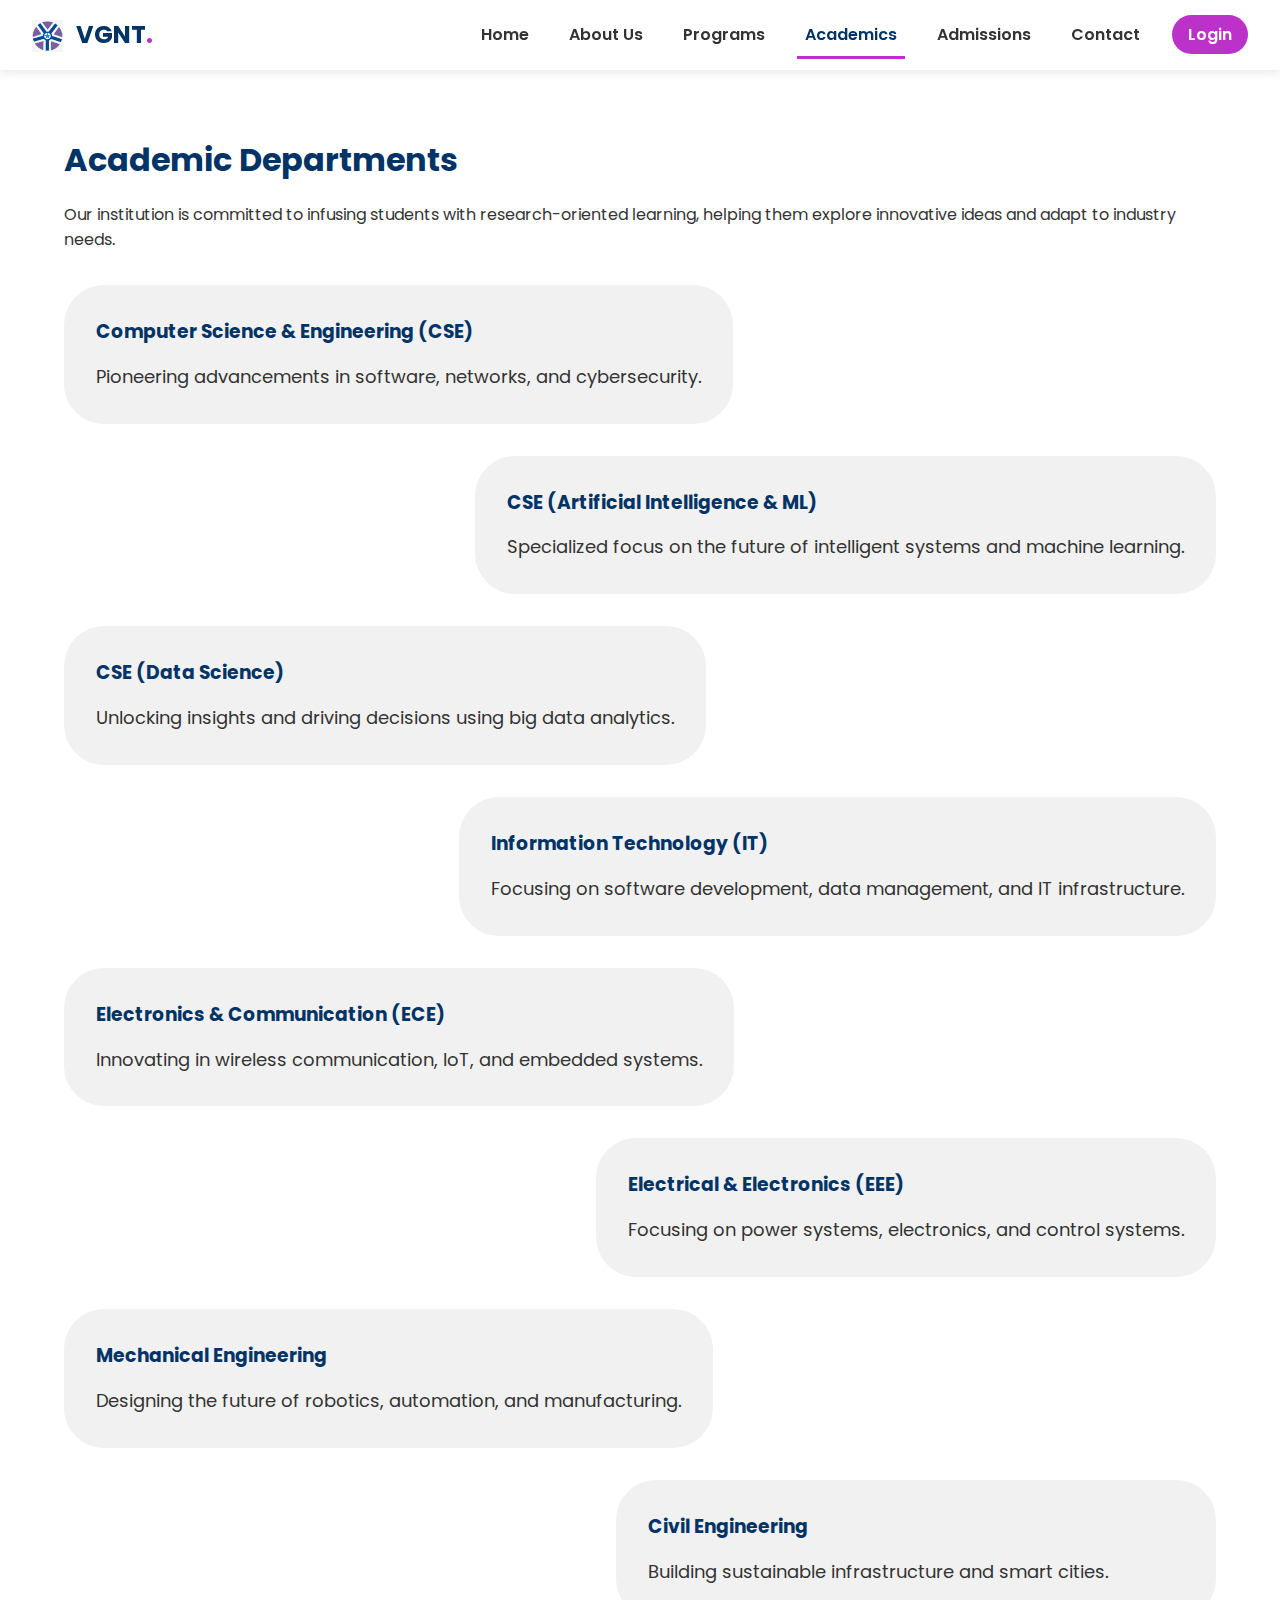
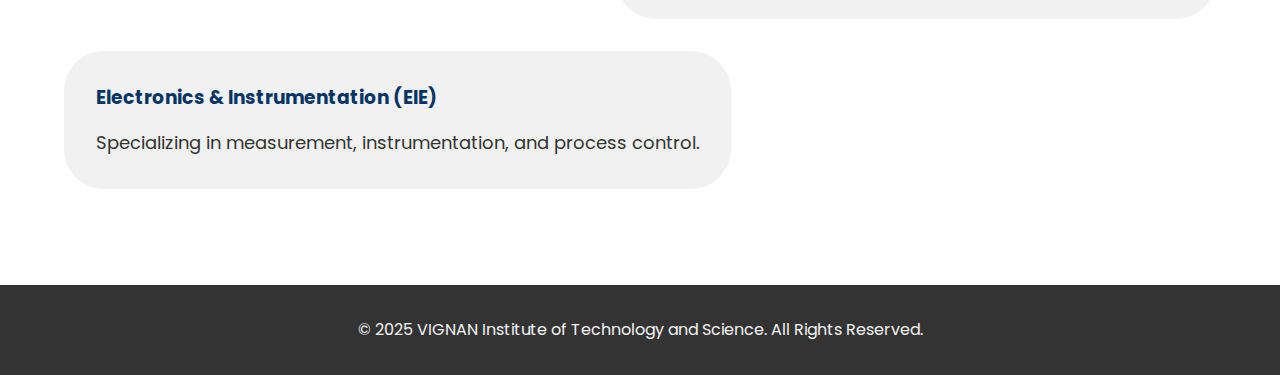
<file: academics.html>
<!DOCTYPE html>
<html lang="en">
<head>
    <meta charset="UTF-8">
    <meta name="viewport" content="width=device-width, initial-scale=1.0">
    <title>Academic Departments | Vignan Institute of Technology and Science</title>
    <link rel="stylesheet" href="style.css">
</head>
<body class="full-height-body">

    <header>
        <nav class="navbar">
            <a href="index.html" class="logo">
                <img src="[data-uri]" alt="Logo" style="height: 32px; vertical-align: middle; margin-right: 8px;">
                VGNT<span>.</span>
            </a>
            <ul class="nav-links">
                <li><a href="index.html">Home</a></li>
                <li><a href="about.html">About Us</a></li>
                <li><a href="programs.html">Programs</a></li>
                <li><a href="academics.html" class="active">Academics</a></li>
                <li><a href="admissions.html">Admissions</a></li>
                <li><a href="contact.html">Contact</a></li>
                <li><a href="login.html" class="login-btn">Login</a></li>
            </ul>
            <button class="menu-toggle">
                <span class="bar"></span>
                <span class="bar"></span>
                <span class="bar"></span>
            </button>
        </nav>
    </header>

    <main class="container" id="page-wrapper">
        <h1>Academic Departments</h1>
        <p>Our institution is committed to infusing students with research-oriented learning, helping them explore innovative ideas and adapt to industry needs.</p>

        <section class="card-container">
            <div class="program-card  ">
                <h3>Computer Science & Engineering (CSE)</h3>
                <p>Pioneering advancements in software, networks, and cybersecurity.</p>
            </div>
            <div class="program-card  ">
                <h3>CSE (Artificial Intelligence & ML)</h3>
                <p>Specialized focus on the future of intelligent systems and machine learning.</p>
            </div>
            <div class="program-card  ">
                <h3>CSE (Data Science)</h3>
                <p>Unlocking insights and driving decisions using big data analytics.</p>
            </div>
            <div class="program-card  ">
                <h3>Information Technology (IT)</h3>
                <p>Focusing on software development, data management, and IT infrastructure.</p>
            </div>
            <div class="program-card  ">
                <h3>Electronics & Communication (ECE)</h3>
                <p>Innovating in wireless communication, IoT, and embedded systems.</p>
            </div>
            <div class="program-card  ">
                <h3>Electrical & Electronics (EEE)</h3>
                <p>Focusing on power systems, electronics, and control systems.</p>
            </div>
            <div class="program-card  ">
                <h3>Mechanical Engineering</h3>
                <p>Designing the future of robotics, automation, and manufacturing.</p>
            </div>
            <div class="program-card  ">
                <h3>Civil Engineering</h3>
                <p>Building sustainable infrastructure and smart cities.</p>
            </div>
            <div class="program-card  ">
                <h3>Electronics & Instrumentation (EIE)</h3>
                <p>Specializing in measurement, instrumentation, and process control.</p>
            </div>
        </section>
    </main>

    <footer class="footer">
        <p>&copy; 2025 VIGNAN Institute of Technology and Science. All Rights Reserved.</p>
    </footer>

    <script src="script.js"></script>
</body>
</html>
</file>
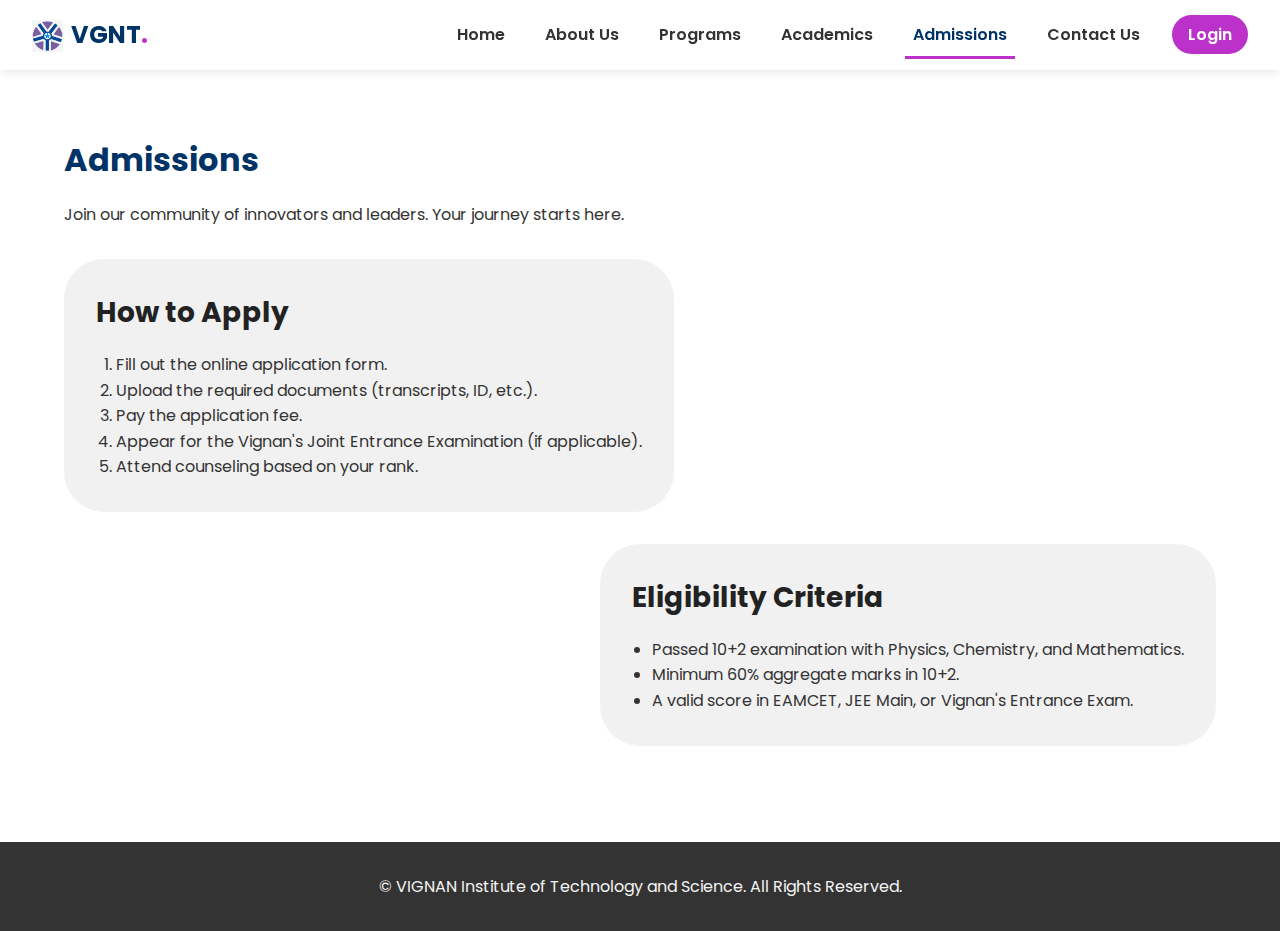
<file: admissions.html>
<!DOCTYPE html>
<html lang="en">
<head>
    <meta charset="UTF-8">
    <meta name="viewport" content="width=device-width, initial-scale=1.0">
    <title>Admissions | Vignan Institute of Technology and Science</title>
    <link rel="stylesheet" href="style.css">
</head>
<body class="full-height-body">

    <header>
        <nav class="navbar">
            <a href="index.html" class="logo"><img src="[data-uri]" alt="Logo" style="height: 32px; vertical-align: middle; margin-right: 8px;">VGNT<span>.</span></a>
            <ul class="nav-links">
                <li><a href="index.html">Home</a></li>
                <li><a href="about.html">About Us</a></li>
                <li><a href="programs.html">Programs</a></li>
                <li><a href="academics.html">Academics</a></li>
                <li><a href="admissions.html" class="active">Admissions</a></li>
                <li><a href="contact.html">Contact Us</a></li>
                <li><a href="login.html" class="login-btn">Login</a></li>
            </ul>
            <button class="menu-toggle">
                <span class="bar"></span>
                <span class="bar"></span>
                <span class="bar"></span>
            </button>
        </nav>
    </header>

    <main class="container" id="page-wrapper">
        <h1>Admissions </h1>
        <p>Join our community of innovators and leaders. Your journey starts here.</p>

        <section class="card-container">
            <div class="program-card">
                <h2>How to Apply</h2>
                <ol style="padding-left: 20px; margin-top: 10px;">
                    <li>Fill out the online application form.</li>
                    <li>Upload the required documents (transcripts, ID, etc.).</li>
                    <li>Pay the application fee.</li>
                    <li>Appear for the Vignan's Joint Entrance Examination (if applicable).</li>
                    <li>Attend counseling based on your rank.</li>
                </ol>
            </div>
            <div class="program-card">
                <h2>Eligibility Criteria</h2>
                <ul style="padding-left: 20px; margin-top: 10px;">
                    <li>Passed 10+2 examination with Physics, Chemistry, and Mathematics.</li>
                    <li>Minimum 60% aggregate marks in 10+2.</li>
                    <li>A valid score in EAMCET, JEE Main, or Vignan's Entrance Exam.</li>
                </ul>
            </div>
        </section>
    </main>

    <footer class="footer">
        <p>&copy;  VIGNAN Institute of Technology and Science. All Rights Reserved.</p>
    </footer>

    <script src="script.js"></script>
</body>
</html>
</file>
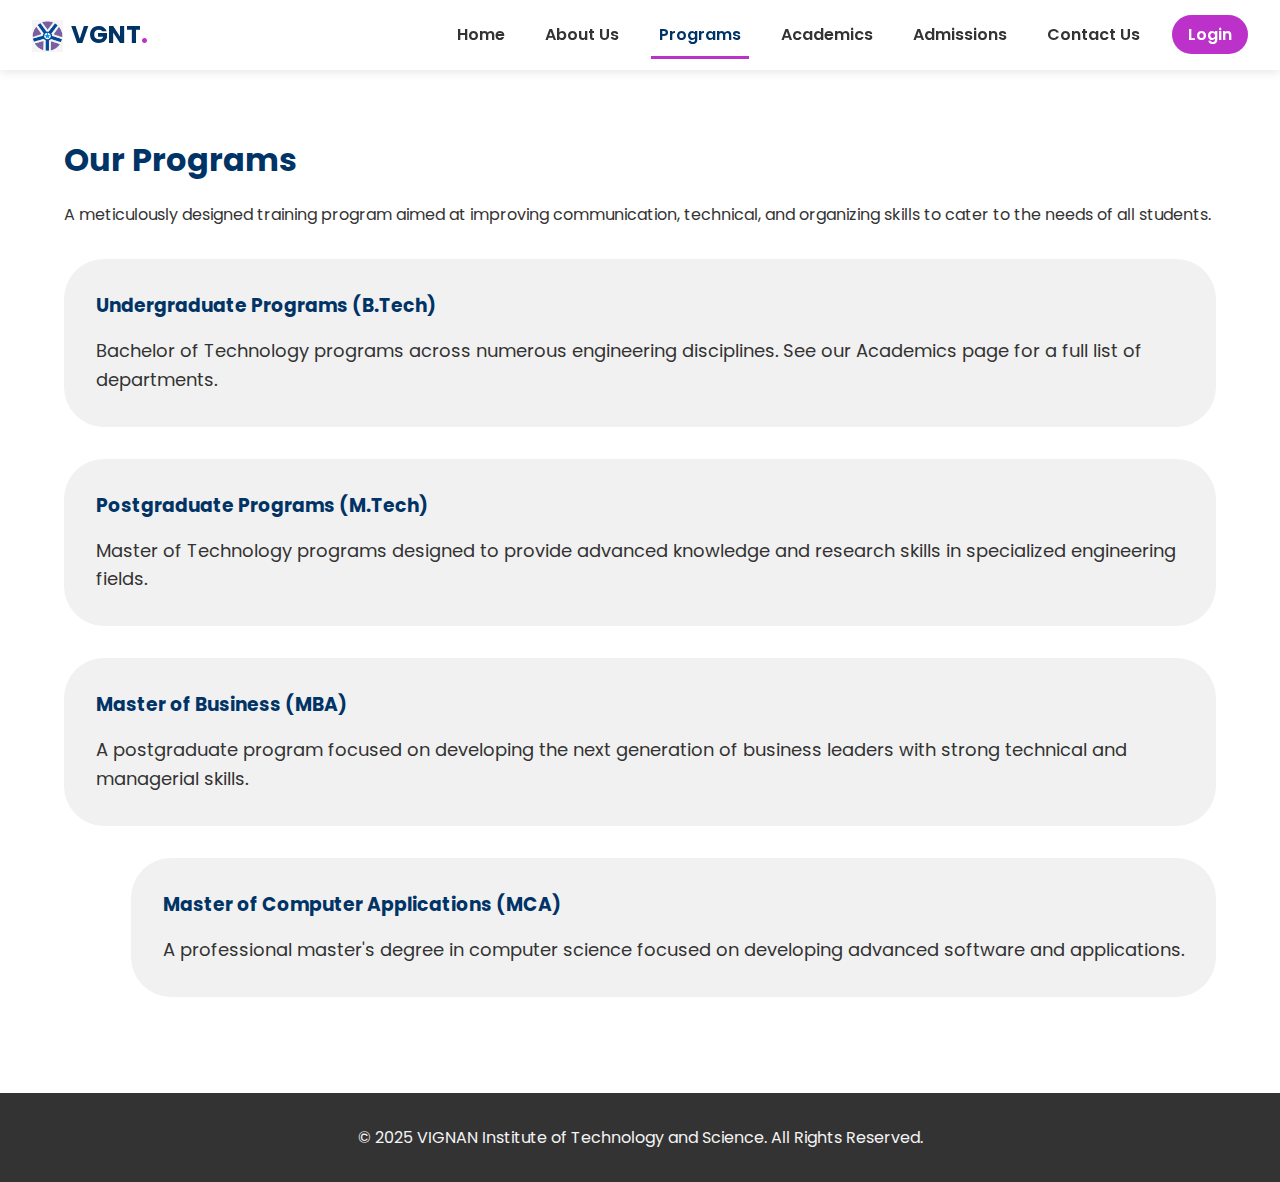
<file: programs.html>
<!DOCTYPE html>
<html lang="en">
<head>
    <meta charset="UTF-8">
    <meta name="viewport" content="width=device-width, initial-scale=1.0">
    <title>Academic Programs | Vignan Institute of Technology and Science</title>
    <link rel="stylesheet" href="style.css">
</head>
<body class="full-height-body">

    <header>
        <nav class="navbar">
            <a href="index.html" class="logo"><img src="[data-uri]" alt="Logo" style="height: 32px; vertical-align: middle; margin-right: 8px;">VGNT<span>.</span></a>
            <ul class="nav-links">
                <li><a href="index.html">Home</a></li>
                <li><a href="about.html">About Us</a></li>
                <li><a href="programs.html" class="active">Programs</a></li>
                <li><a href="academics.html">Academics</a></li>
                <li><a href="admissions.html">Admissions</a></li>
                <li><a href="contact.html">Contact Us</a></li>
                <li><a href="login.html" class="login-btn">Login</a></li>
            </ul>
            <button class="menu-toggle">
                <span class="bar"></span>
                <span class="bar"></span>
                <span class="bar"></span>
            </button>
        </nav>
    </header>

    <main class="container" id="page-wrapper">
        <h1>Our Programs</h1>
        <p>A meticulously designed training program aimed at improving communication, technical, and organizing skills to cater to the needs of all students.</p>

        <section class="card-container">
            <div class="program-card  ">
                <h3>Undergraduate Programs (B.Tech)</h3>
                <p>Bachelor of Technology programs across numerous engineering disciplines. See our Academics page for a full list of departments.</p>
            </div>
            <div class="program-card  ">
                <h3>Postgraduate Programs (M.Tech)</h3>
                <p>Master of Technology programs designed to provide advanced knowledge and research skills in specialized engineering fields.</p>
            </div>
            <div class="program-card  ">
                <h3>Master of Business (MBA)</h3>
                <p>A postgraduate program focused on developing the next generation of business leaders with strong technical and managerial skills.</p>
            </div>
            <div class="program-card  ">
                <h3>Master of Computer Applications (MCA)</h3>
                <p>A professional master's degree in computer science focused on developing advanced software and applications.</p>
            </div>
        </section>
    </main>

    <footer class="footer">
        <p>&copy; 2025 VIGNAN Institute of Technology and Science. All Rights Reserved.</p>
    </footer>

    <script src="script.js"></script>
</body>
</html>
</file>
<file: style.css>
/* --- Google Font Import --- */
@import url('https://fonts.googleapis.com/css2?family=Poppins:wght@300;400;600;700&display=swap');

/* --- CSS Variables (Theme Colors) --- */
:root {
    --primary-color: #003366; /* Deep Vignan Blue */
    --secondary-color: #bc31c9; /* Bright Tech Orange */
    --light-gray: #f4f4f4;
    --dark-text: #333;
    --light-text: #fff;
}

/* --- Global Reset & Body Styling --- */
* {
    margin: 0;
    padding: 0;
    box-sizing: border-box;
}

body {
    font-family: 'Poppins', sans-serif;
    color: var(--dark-text);
    line-height: 1.6;
    background: #fff;
}

/* --- Animated Gradient Background (for hero/special sections) --- */
.animated-gradient-bg {
    background: linear-gradient(135deg, var(--primary-color), var(--secondary-color), var(--primary-color));
    background-size: 400% 400%;
    animation: gradientShift 10s ease infinite;
}
@keyframes gradientShift {
    0% { background-position: 0% 25%; }
    50% { background-position: 25% 50%; }
    100% { background-position: 100% 0%; }
}

@keyframes gradientShift {
    0% {
        background-position: 0% 50%;
    }
    50% {
        background-position: 100% 50%;
    }
    100% {
        background-position: 0% 50%;
    }
}

/* --- Main Navigation Bar --- */
.navbar {
    display: flex;
    justify-content: space-between;
    align-items: center;
    background: #ffffff;
    padding: 1rem 2rem;
    box-shadow: 0 2px 10px rgba(0, 0, 0, 0.1);
    position: sticky;
    top: 0;
    z-index: 100;
}

.navbar .logo {
    font-size: 1.5rem;
    font-weight: 700;
    color: var(--primary-color);
    text-decoration: none;
}

.navbar .logo span {
    color: var(--secondary-color);
}

.nav-links {
    list-style: none;
    display: flex;
}

.nav-links li {
    margin-left: 1.5rem;
}

.nav-links a {
    text-decoration: none;
    color: var(--dark-text);
    font-weight: 600;
    padding: 0.5rem;
    position: relative;
    transition: color 0.3s ease;
}

.nav-links a::after {
    content: '';
    display: block;
    width: 0;
    height: 3px;
    background: var(--secondary-color);
    position: absolute;
    bottom: -5px;
    left: 0;
    transition: width 0.3s ease;
}

.nav-links a:hover,
.nav-links a.active {
    color: var(--primary-color);
}

.nav-links a:hover::after,
.nav-links a.active::after {
    width: 100%;
}

.nav-links a.login-btn {
    background: var(--secondary-color);
    color: var(--light-text);
    border-radius: 20px;
    padding: 0.5rem 1rem;
}

.nav-links a.login-btn:hover {
    background: var(--primary-color);
    color: var(--light-text);
}

.nav-links a.login-btn::after {
    display: none; /* No underline for button */
}

/* --- General Page Container --- */
.container {
    max-width: 100vw;
    margin: 2rem ;
    padding: 2rem;
}

h1, h2, h3 {
    color: var(--primary-color);
    margin-bottom: 1rem;
}

/* ====== Home Section ====== */
.home {
  position: relative;
  height: 100vh;
  background: url("campus.png") no-repeat center center/cover;
  display: flex;
  align-items: center;
  justify-content: center;
  color: white;
  text-align: center;
  overflow: hidden;
}

/* Dark overlay for readability */
.home .overlay {
  position: absolute;
  top: 0;
  left: 0;
  width: 100%;
  height: 100%;
  background: rgba(0, 0, 0, 0.45);
  z-index: 1;
}

/* Text content */
.home .content {
  position: relative;
  z-index: 2;
  max-width: 90%;
  padding: 20px;
}

/* Make heading horizontal and clear */
.home h1 {
  color: #fff; /* pure white text */
  font-size: 2.5rem;
  font-weight: 700;
  letter-spacing: 2px;
  white-space: nowrap; /* prevents text from wrapping */
  overflow: hidden;
  text-overflow: ellipsis;
  display: inline-block;
}

/* Subtitle */
.home p {
  font-size: 1.2rem;
  margin-top: 1rem;
  margin-bottom: 2rem;
  color: #f5f5f5;
}

/* Button styling */
.home .btn {
  background-color: #1e88e5;
  color: #fff;
  padding: 12px 28px;
  border-radius: 6px;
  font-weight: 600;
  text-decoration: none;
  transition: background 0.3s ease, transform 0.3s ease;
}

.home .btn:hover {
  background-color: #1565c0;
  transform: scale(1.05);
}

/* Animations */
@keyframes fadeIn {
  from { opacity: 0; }
  to { opacity: 1; }
}

@keyframes slideUp {
  from { transform: translateY(40px); opacity: 0; }
  to { transform: translateY(0); opacity: 1; }
}

/* Responsive design */
@media (max-width: 768px) {
  .home h1 {
    font-size: 1.4rem;
    white-space: normal; /* allow wrapping on small screens */
  }
  .home p {
    font-size: 1rem;
  }
  .home .btn {
    padding: 10px 22px;
    font-size: 0.9rem;
  }
}


/* --- About Us Page (about.html) --- */
.about-content {
    display: grid;
    grid-template-columns: 1fr 1fr;
    gap: 2rem;
    align-items: center;
}

.about-content img {
    width: 100%;
    border-radius: 10px;
    box-shadow: 0 4px 15px rgba(0,0,0,0.1);
    background-color: #003366;
}

/* --- Contact Page (contact.html) --- */
.contact-form {
    background: var(--light-gray);
    padding: 2rem;
    border-radius: 10px;
}

.form-group {
    margin-bottom: 1.5rem;
}

.form-group label {
    display: block;
    margin-bottom: 0.5rem;
    font-weight: 600;
}

.form-group input,
.form-group textarea {
    width: 100%;
    padding: 0.8rem;
    border: 1px solid #ccc;
    border-radius: 5px;
    font-family: 'Poppins', sans-serif;
}

.form-group textarea {
    resize: vertical;
    min-height: 150px;
}

.submit-btn {
    display: inline-block;
    background: var(--primary-color);
    color: var(--light-text);
    padding: 0.8rem 2rem;
    border: none;
    border-radius: 30px;
    font-size: 1rem;
    font-weight: 600;
    cursor: pointer;
    transition: background 0.3s ease;
}

.submit-btn:hover {
    background: var(--secondary-color);
}

/* --- Login Page (login.html) --- */
.login-body {
    display: flex;
    justify-content: center;
    align-items: center;
    min-height: 100vh;
    background-size: 400% 400%;
    background: linear-gradient(135deg, var(--primary-color), var(--secondary-color), var(--primary-color));
}

.login-container {
    background: #ffffff;
    padding: 3rem;
    border-radius: 10px;
    box-shadow: 0 10px 30px rgba(0, 0, 0, 0.2);
    width: 100%;
    max-width: 450px;
    text-align: center;
}

.login-container h1 {
    margin-bottom: 2rem;
}

.login-container .submit-btn {
    width: 100%;
}

.login-container .extra-links {
    margin-top: 1.5rem;
}

.login-container .extra-links a {
    color: var(--primary-color);
    text-decoration: none;
    font-size: 0.9rem;
}

.login-container .extra-links a:hover {
    text-decoration: underline;
}

/* --- Footer --- */
.footer {
    text-align: center;
    padding: 2rem;
    background: var(--dark-text);
    color: var(--light-gray);
    margin-top: 2rem;
}

/* --- Mobile "Hamburger" Menu Styles --- */
.menu-toggle {
    display: none; /* Hidden by default on desktop */
    flex-direction: column;
    justify-content: space-around;
    width: 30px;
    height: 25px;
    background: transparent;
    border: none;
    cursor: pointer;
    z-index: 101;
}

.menu-toggle .bar {
    display: block;
    width: 100%;
    height: 3px;
    background: var(--primary-color);
    border-radius: 3px;
    transition: all 0.3s ease-in-out;
}

/* Hamburger to 'X' animation */
.menu-toggle.active .bar:nth-child(1) {
    transform: rotate(45deg) translate(7px, 7px);
}
.menu-toggle.active .bar:nth-child(2) {
    opacity: 0;
}
.menu-toggle.active .bar:nth-child(3) {
    transform: rotate(-45deg) translate(7px, -7px);
}

/* --- Card Styles for Academics/Programs --- */
.card-container {
    max-width: 1300px;
    margin: 2rem auto;
    display: flex;
    flex-direction: column;
    gap: 2rem;
}
.program-card {
    min-width: 600px;
    padding: 2rem;
    border-radius: var(--radius);
    background: #f1f1f1;
    box-shadow: var(--shadow-1);
    border-radius: 40px;
    opacity: 1 !important;
    transform: none !important;
    transition: none !important;
}

/* Alternating layout */
.program-card:nth-child(odd) {
    align-self: flex-start;
    transform: translateX(-20px);
    opacity: 0;
}

.program-card:nth-child(even) {
    align-self: flex-end;
    transform: translateX(20px);
    opacity: 0;
}

/* Responsive design */
@media (max-width: 768px) {
    .program-card {
        max-width: 100%;
        margin: 0 1rem;
    }
    
    .program-card:nth-child(odd),
    .program-card:nth-child(even) {
        align-self: center;
        transform: translateY(20px);
    }
    
    .program-card.show {
        transform: translateY(0);
    }
}

/* --- Admissions Page Styles --- */
.admissions-content,
.container.admissions-content {
    max-width: 900px;
    padding: 2.5rem;
    font-size: 1.5rem;
    line-height: 1.8;
}

.admissions-content h1,
.admissions-content h2,
.admissions-content h3,
.container.admissions-content h1,
.container.admissions-content h2,
.container.admissions-content h3 {
    font-size: 2rem;
    margin-bottom: 1rem;
}

.admissions-content p,
.container.admissions-content p {
    font-size: 1.3rem;
    margin-bottom: 1rem;
}

body.admissions {
    font-size: 100%;
}
section h2 {
  font-size: 28px;
  font-weight: 700;
  color: #222;
}

section p {
  font-size: 18px;
  line-height: 1.6;
}
    
/* --- Page Transition Styles --- */
.page-transition {
    position: fixed;
    top: 0; left: 0;
    width: 100vw;
    height: 100vh;
    background: #fff;
    z-index: 9999;
    opacity: 1;
    pointer-events: all;
    transition: opacity 0.4s ease;
}

.page-transition.hide {
    opacity: 0;
    pointer-events: none;
}
</file>
